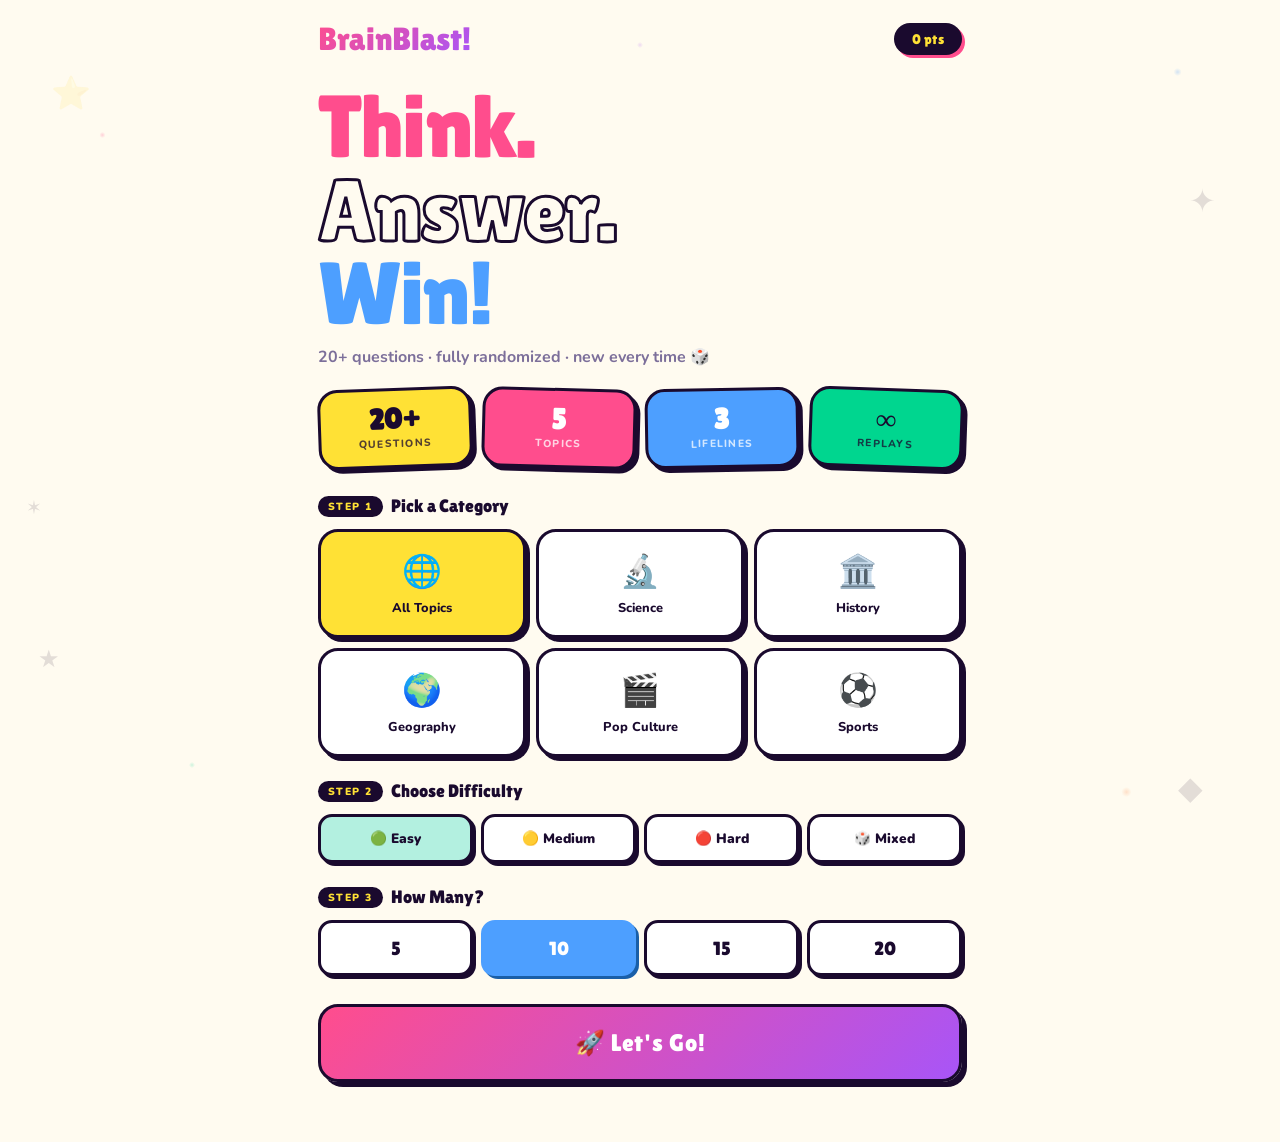
<file: index.html>
<!DOCTYPE html>
<html lang="en">
<head>
<meta charset="UTF-8">
<meta name="viewport" content="width=device-width, initial-scale=1.0">
<title>BrainBlast!</title>
<link href="https://fonts.googleapis.com/css2?family=Lilita+One&family=Nunito:wght@400;600;700;800;900&display=swap" rel="stylesheet">
<style>
*{margin:0;padding:0;box-sizing:border-box;}

:root{
  --y:#FFE135;--p:#FF4D8D;--b:#4D9FFF;--g:#00D68F;--o:#FF7A2F;--v:#A855F7;
  --ink:#1A0A2E;--paper:#FFFBF0;
}

body{
  font-family:'Nunito',sans-serif;
  background:var(--paper);
  color:var(--ink);
  min-height:100vh;
  overflow-x:hidden;
}

/* ── DOODLE BG ── */
body::before{
  content:'';
  position:fixed;inset:0;z-index:0;pointer-events:none;
  background-image:
    radial-gradient(circle 3px at 8% 15%, rgba(255,77,141,.25) 0%,transparent 100%),
    radial-gradient(circle 4px at 92% 8%, rgba(77,159,255,.25) 0%,transparent 100%),
    radial-gradient(circle 3px at 15% 85%, rgba(0,214,143,.2) 0%,transparent 100%),
    radial-gradient(circle 5px at 88% 88%, rgba(255,122,47,.2) 0%,transparent 100%),
    radial-gradient(circle 3px at 50% 5%, rgba(168,85,247,.2) 0%,transparent 100%);
  background-repeat:no-repeat;
}

/* floating deco stars */
.deco{position:fixed;pointer-events:none;z-index:0;font-size:2rem;opacity:.12;animation:spinFloat 20s linear infinite;}
.deco:nth-child(1){top:8%;left:4%;animation-duration:18s;}
.deco:nth-child(2){top:20%;right:5%;animation-duration:22s;animation-direction:reverse;}
.deco:nth-child(3){bottom:25%;left:3%;animation-duration:16s;font-size:1.5rem;}
.deco:nth-child(4){bottom:10%;right:6%;animation-duration:24s;}
.deco:nth-child(5){top:55%;left:2%;font-size:1.2rem;animation-duration:14s;animation-direction:reverse;}
@keyframes spinFloat{
  0%{transform:rotate(0deg) translateY(0);}
  50%{transform:rotate(180deg) translateY(-20px);}
  100%{transform:rotate(360deg) translateY(0);}
}

/* ── WRAP ── */
.wrap{
  position:relative;z-index:2;
  max-width:680px;margin:0 auto;
  padding:20px 18px 60px;
}

/* ── SCREENS ── */
.screen{display:none;flex-direction:column;}
.screen.active{display:flex;animation:popIn .5s cubic-bezier(.34,1.56,.64,1);}
@keyframes popIn{from{opacity:0;transform:scale(.95) translateY(16px)}to{opacity:1;transform:scale(1) translateY(0)}}

/* ════════════════════════════════════
   HOME SCREEN
════════════════════════════════════ */

/* TOP NAV */
.topbar{
  display:flex;align-items:center;justify-content:space-between;
  margin-bottom:28px;
}
.logo-txt{
  font-family:'Lilita One',cursive;font-size:2rem;letter-spacing:-.01em;
  background:linear-gradient(135deg,#FF4D8D,#A855F7);
  -webkit-background-clip:text;-webkit-text-fill-color:transparent;background-clip:text;
}
.pts-badge{
  font-family:'Lilita One',cursive;font-size:.9rem;
  background:var(--ink);color:var(--y);
  padding:8px 18px;border-radius:999px;
  letter-spacing:.02em;
  box-shadow:3px 3px 0 var(--p);
}

/* TITLE BLOCK */
.title-block{margin-bottom:20px;}
.big-label{
  font-family:'Lilita One',cursive;
  font-size:clamp(3rem,10vw,5.5rem);
  line-height:.95;letter-spacing:-.02em;
  display:block;
}
.big-label .w1{color:var(--p);}
.big-label .w2{
  color:var(--ink);
  -webkit-text-stroke:3px var(--ink);
  color:transparent;
}
.big-label .w3{color:var(--b);}
.tagline{
  font-size:1rem;font-weight:700;color:var(--soft,#7c6f9a);
  margin-top:10px;
}

/* STAT STICKERS — different colors/rotations */
.stickers{
  display:flex;gap:10px;flex-wrap:wrap;
  margin-bottom:28px;
}
.sticker{
  display:flex;flex-direction:column;align-items:center;
  padding:14px 20px;border-radius:20px;
  border:3px solid var(--ink);
  transform-origin:center;
  font-weight:800;
  box-shadow:4px 4px 0 var(--ink);
  transition:transform .2s,box-shadow .2s;
  cursor:default;flex:1;min-width:100px;
}
.sticker:hover{transform:translateY(-4px) rotate(0deg)!important;box-shadow:4px 8px 0 var(--ink);}
.sticker:nth-child(1){background:var(--y);transform:rotate(-2deg);}
.sticker:nth-child(2){background:var(--p);color:#fff;transform:rotate(1.5deg);}
.sticker:nth-child(3){background:var(--b);color:#fff;transform:rotate(-1deg);}
.sticker:nth-child(4){background:var(--g);transform:rotate(2deg);}
.sticker .sval{font-family:'Lilita One',cursive;font-size:1.8rem;line-height:1;}
.sticker .slbl{font-size:.65rem;text-transform:uppercase;letter-spacing:.12em;opacity:.75;margin-top:2px;}

/* SECTION HEADERS */
.sec-hd{
  font-family:'Lilita One',cursive;font-size:1.1rem;
  color:var(--ink);margin-bottom:12px;
  display:flex;align-items:center;gap:8px;
}
.sec-hd .pill-hd{
  font-family:'Nunito',sans-serif;font-size:.65rem;font-weight:900;
  text-transform:uppercase;letter-spacing:.14em;
  background:var(--ink);color:var(--y);
  padding:3px 10px;border-radius:999px;
}

/* CATEGORY GRID — alternating colors */
.cat-grid{
  display:grid;
  grid-template-columns:repeat(3,1fr);
  gap:10px;margin-bottom:24px;
}
@media(max-width:420px){.cat-grid{grid-template-columns:repeat(2,1fr);}}

.cat-tile{
  border:3px solid var(--ink);border-radius:20px;
  padding:18px 8px;text-align:center;
  cursor:pointer;transition:all .18s;
  box-shadow:4px 4px 0 var(--ink);
  background:#fff;
  font-family:'Nunito',sans-serif;
}
.cat-tile:hover{transform:translate(-2px,-2px);box-shadow:6px 6px 0 var(--ink);}
.cat-tile:active{transform:translate(2px,2px);box-shadow:2px 2px 0 var(--ink);}
.cat-tile .ct-icon{font-size:2rem;display:block;margin-bottom:6px;}
.cat-tile .ct-name{font-size:.8rem;font-weight:800;color:var(--ink);}

/* active colors per cat */
.cat-tile.active[data-cat="all"]       {background:var(--y);}
.cat-tile.active[data-cat="science"]   {background:#b3f0e0;border-color:var(--g);}
.cat-tile.active[data-cat="history"]   {background:#ffd6a5;}
.cat-tile.active[data-cat="geography"] {background:#a8d8ff;border-color:var(--b);}
.cat-tile.active[data-cat="popculture"]{background:#ffb3d1;border-color:var(--p);}
.cat-tile.active[data-cat="sports"]    {background:#c8b3ff;border-color:var(--v);}

/* DIFFICULTY ROW */
.diff-row{display:flex;gap:8px;margin-bottom:24px;flex-wrap:wrap;}
.diff-btn{
  flex:1;min-width:70px;padding:12px 10px;
  border:3px solid var(--ink);border-radius:14px;
  font-family:'Nunito',sans-serif;font-weight:900;font-size:.85rem;
  cursor:pointer;text-align:center;
  box-shadow:3px 3px 0 var(--ink);
  background:#fff;color:var(--ink);transition:all .15s;
}
.diff-btn:hover{transform:translate(-2px,-2px);box-shadow:5px 5px 0 var(--ink);}
.diff-btn.ae{background:#b3f0e0;}
.diff-btn.am{background:#FFE135;}
.diff-btn.ah{background:#ffb3b3;}
.diff-btn.ax{background:#d9b3ff;}

/* Q COUNT */
.qnum-row{display:flex;gap:8px;margin-bottom:28px;}
.qnum{
  flex:1;padding:14px 10px;
  border:3px solid var(--ink);border-radius:14px;
  font-family:'Lilita One',cursive;font-size:1.2rem;
  cursor:pointer;text-align:center;
  box-shadow:3px 3px 0 var(--ink);
  background:#fff;color:var(--ink);transition:all .15s;
}
.qnum:hover{transform:translate(-2px,-2px);box-shadow:5px 5px 0 var(--ink);}
.qnum.aq{background:var(--b);color:#fff;border-color:var(--b);box-shadow:3px 3px 0 #1a5fa8;}

/* BIG LAUNCH BTN */
.btn-launch{
  width:100%;padding:22px;
  background:linear-gradient(135deg,#FF4D8D,#A855F7);
  color:#fff;border:3px solid var(--ink);border-radius:20px;
  font-family:'Lilita One',cursive;font-size:1.5rem;letter-spacing:.03em;
  cursor:pointer;transition:all .2s;
  box-shadow:5px 5px 0 var(--ink);
  display:flex;align-items:center;justify-content:center;gap:12px;
}
.btn-launch:hover{transform:translate(-3px,-3px);box-shadow:8px 8px 0 var(--ink);}
.btn-launch:active{transform:translate(2px,2px);box-shadow:2px 2px 0 var(--ink);}

/* ════════════════════════════════════
   QUIZ SCREEN
════════════════════════════════════ */

/* HUD — 3 separate fun tiles */
.hud{display:grid;grid-template-columns:1fr 1fr 1fr;gap:10px;margin-bottom:20px;}
.hud-tile{
  border:3px solid var(--ink);border-radius:16px;
  padding:12px 8px;text-align:center;
  box-shadow:3px 3px 0 var(--ink);
}
.hud-tile:nth-child(1){background:var(--b);color:#fff;}
.hud-tile:nth-child(2){background:var(--p);color:#fff;}
.hud-tile:nth-child(3){background:var(--g);}
.hud-v{font-family:'Lilita One',cursive;font-size:1.6rem;display:block;line-height:1;}
.hud-l{font-size:.6rem;font-weight:800;text-transform:uppercase;letter-spacing:.1em;opacity:.8;margin-top:2px;}
#hv-t{color:#fff;}#hv-t.d{color:var(--y);animation:blink .4s infinite alternate;}
@keyframes blink{from{opacity:1}to{opacity:.3}}

/* PROGRESS */
.prog-wrap{
  background:#e8e0ff;border:3px solid var(--ink);border-radius:999px;
  overflow:hidden;height:16px;margin-bottom:6px;
}
.prog-fill{
  height:100%;border-radius:999px;
  background:linear-gradient(90deg,#FF4D8D,#A855F7,#4D9FFF);
  background-size:200% 100%;animation:wave 2s linear infinite;
  transition:width .5s cubic-bezier(.34,1.56,.64,1);
}
@keyframes wave{0%{background-position:0%}100%{background-position:200%}}
.prog-info{display:flex;justify-content:space-between;font-size:.78rem;font-weight:800;color:#9580c0;margin-bottom:18px;}

/* CHIPS */
.q-chips{display:flex;gap:8px;margin-bottom:12px;flex-wrap:wrap;}
.chip{
  font-size:.68rem;font-weight:900;text-transform:uppercase;letter-spacing:.1em;
  padding:5px 14px;border-radius:999px;border:2px solid var(--ink);
}
.chip-cat{background:var(--y);}
.chip-easy{background:#b3f0e0;}
.chip-med{background:var(--y);}
.chip-hard{background:#ffb3b3;}

/* QUESTION — big yellow card with shadow */
.q-card{
  background:var(--y);
  border:3px solid var(--ink);border-radius:24px;
  padding:28px 26px;margin-bottom:16px;
  box-shadow:6px 6px 0 var(--ink);
  position:relative;
}
.q-card::after{
  content:'?';
  position:absolute;right:20px;bottom:14px;
  font-family:'Lilita One',cursive;font-size:4rem;
  opacity:.08;color:var(--ink);line-height:1;
  pointer-events:none;
}
.q-num{
  font-family:'Lilita One',cursive;font-size:.8rem;
  color:rgba(26,10,46,.4);margin-bottom:6px;
  text-transform:uppercase;letter-spacing:.1em;
}
.q-text{
  font-family:'Nunito',sans-serif;font-weight:900;
  font-size:clamp(1rem,2.5vw,1.2rem);line-height:1.5;
  color:var(--ink);
}

/* LIFELINES — fun row */
.lifelines{display:flex;gap:8px;margin-bottom:16px;flex-wrap:wrap;}
.ll{
  flex:1;min-width:80px;padding:9px 10px;
  border:2.5px solid var(--ink);border-radius:12px;
  font-family:'Nunito',sans-serif;font-weight:800;font-size:.78rem;
  background:#fff;color:var(--ink);cursor:pointer;
  box-shadow:3px 3px 0 var(--ink);
  display:flex;align-items:center;justify-content:center;gap:5px;
  transition:all .15s;
}
.ll:hover:not(:disabled){transform:translate(-2px,-2px);box-shadow:5px 5px 0 var(--ink);}
.ll:active:not(:disabled){transform:translate(1px,1px);box-shadow:1px 1px 0 var(--ink);}
.ll:disabled{opacity:.3;cursor:default;box-shadow:none;}

/* ANSWERS — 4 colored options */
.ans-grid{display:grid;grid-template-columns:1fr 1fr;gap:10px;margin-bottom:14px;}
@media(max-width:440px){.ans-grid{grid-template-columns:1fr;}}

.ans-btn{
  border:3px solid var(--ink);border-radius:18px;
  padding:18px 16px;cursor:pointer;
  font-family:'Nunito',sans-serif;font-weight:800;font-size:.9rem;
  line-height:1.35;text-align:left;
  display:flex;align-items:center;gap:14px;
  box-shadow:4px 4px 0 var(--ink);
  transition:all .15s;
  position:relative;overflow:hidden;
}
.ans-btn:hover:not(:disabled){transform:translate(-3px,-3px);box-shadow:7px 7px 0 var(--ink);}
.ans-btn:active:not(:disabled){transform:translate(1px,1px);box-shadow:2px 2px 0 var(--ink);}
.ans-btn:disabled{cursor:default;}

/* Each answer gets its own color */
.ans-btn:nth-child(1){background:#fff3b0;}
.ans-btn:nth-child(2){background:#ffd6e8;}
.ans-btn:nth-child(3){background:#c8f0ff;}
.ans-btn:nth-child(4){background:#d4f7e0;}

.ans-ltr{
  width:34px;height:34px;min-width:34px;border-radius:50%;
  border:2.5px solid var(--ink);
  display:flex;align-items:center;justify-content:center;
  font-family:'Lilita One',cursive;font-size:.85rem;
  background:#fff;flex-shrink:0;
  transition:all .15s;
}
.ans-btn.correct{
  background:#b3f0e0!important;
  border-color:#00a86b!important;
  box-shadow:4px 4px 0 #00a86b!important;
  animation:correctBounce .4s cubic-bezier(.34,1.56,.64,1);
}
.ans-btn.correct .ans-ltr{background:#00D68F;border-color:#00a86b;color:#fff;}
.ans-btn.wrong{
  background:#ffcdd2!important;
  border-color:#e53935!important;
  box-shadow:4px 4px 0 #e53935!important;
  animation:wrongShake .4s ease;
}
.ans-btn.wrong .ans-ltr{background:#ef4444;border-color:#e53935;color:#fff;}
@keyframes correctBounce{0%{transform:scale(1)}50%{transform:scale(1.06) translate(-3px,-3px)}100%{transform:scale(1)}}
@keyframes wrongShake{0%,100%{transform:translateX(0)}25%{transform:translateX(-8px)}75%{transform:translateX(8px)}}

/* FEEDBACK */
.fb{
  border-radius:16px;padding:14px 18px;
  display:none;align-items:center;gap:12px;
  border:2.5px solid;margin-bottom:12px;
}
.fb.show{display:flex;animation:popIn .3s ease;}
.fb.ok{background:#d4f7e0;border-color:#00a86b;}
.fb.bad{background:#ffcdd2;border-color:#e53935;}
.fb-icon{font-size:1.5rem;}
.fb-txt{font-size:.86rem;font-weight:700;line-height:1.45;flex:1;color:var(--ink);}
.fb-txt em{font-style:normal;color:#555;}
.fb-pts{
  font-family:'Lilita One',cursive;font-size:.95rem;
  padding:6px 16px;border-radius:999px;
  background:var(--ink);color:var(--y);
  white-space:nowrap;
}

/* NEXT BTN */
.btn-next{
  align-self:flex-end;
  background:var(--ink);color:var(--y);
  font-family:'Lilita One',cursive;font-size:1rem;
  padding:14px 32px;border-radius:999px;border:none;cursor:pointer;
  display:none;align-items:center;gap:8px;
  box-shadow:3px 3px 0 var(--p);transition:all .15s;
}
.btn-next.show{display:flex;animation:popIn .3s ease;}
.btn-next:hover{transform:translate(-2px,-2px);box-shadow:5px 5px 0 var(--p);}

/* ════════════════════════════════════
   STREAK POPUP
════════════════════════════════════ */
.s-overlay{position:fixed;inset:0;background:rgba(26,10,46,.55);backdrop-filter:blur(6px);z-index:100;display:none;}
.s-overlay.show{display:block;}
.s-popup{
  position:fixed;top:50%;left:50%;
  transform:translate(-50%,-50%) scale(0);
  background:var(--y);border:4px solid var(--ink);
  border-radius:32px;padding:36px 52px;text-align:center;z-index:200;
  box-shadow:8px 8px 0 var(--ink);
  transition:transform .4s cubic-bezier(.34,1.56,.64,1);pointer-events:none;
}
.s-popup.show{transform:translate(-50%,-50%) scale(1);}
.sp-em{font-size:4rem;display:block;margin-bottom:6px;}
.sp-t{font-family:'Lilita One',cursive;font-size:2rem;color:var(--p);}
.sp-s{font-size:.9rem;font-weight:700;color:var(--ink);opacity:.7;margin-top:4px;}

/* ════════════════════════════════════
   RESULTS SCREEN
════════════════════════════════════ */

/* SCORE HERO — big stacked text */
.r-hero{
  text-align:center;margin-bottom:24px;
  padding:36px 24px;
  background:linear-gradient(160deg,#FF4D8D 0%,#A855F7 60%,#4D9FFF 100%);
  border:4px solid var(--ink);border-radius:28px;
  box-shadow:7px 7px 0 var(--ink);position:relative;overflow:hidden;
}
.r-hero::before{
  content:'🎉';
  position:absolute;font-size:8rem;opacity:.08;
  top:-10px;right:-10px;transform:rotate(20deg);
}
.r-grade{font-size:5rem;display:block;margin-bottom:4px;}
.r-title{
  font-family:'Lilita One',cursive;
  font-size:clamp(1.8rem,5vw,2.5rem);
  color:#fff;letter-spacing:-.02em;
}
.r-sub{color:rgba(255,255,255,.75);font-size:.9rem;font-weight:700;margin-top:6px;}
.r-pts-wrap{
  margin-top:16px;display:inline-block;
  background:var(--y);border:3px solid var(--ink);border-radius:16px;
  padding:10px 28px;box-shadow:4px 4px 0 var(--ink);
}
.r-pts{font-family:'Lilita One',cursive;font-size:2.8rem;color:var(--ink);display:block;line-height:1;}
.r-pts-l{font-size:.7rem;font-weight:900;text-transform:uppercase;letter-spacing:.1em;color:rgba(26,10,46,.5);}

/* STAT ROW — 3 colored stickers */
.r-stat-row{display:flex;gap:10px;margin-bottom:20px;}
.r-stat{
  flex:1;border:3px solid var(--ink);border-radius:18px;
  padding:16px 8px;text-align:center;
  box-shadow:4px 4px 0 var(--ink);
}
.r-stat:nth-child(1){background:var(--g);}
.r-stat:nth-child(2){background:var(--p);color:#fff;}
.r-stat:nth-child(3){background:var(--b);color:#fff;}
.r-sv{font-family:'Lilita One',cursive;font-size:1.8rem;display:block;line-height:1;}
.r-sl{font-size:.62rem;font-weight:900;text-transform:uppercase;letter-spacing:.1em;opacity:.75;margin-top:3px;}

/* ACHIEVEMENTS */
.ach-block{
  background:#fff3b0;border:3px solid var(--ink);border-radius:24px;
  padding:22px;box-shadow:5px 5px 0 var(--ink);margin-bottom:16px;
}
.ach-title{font-family:'Lilita One',cursive;font-size:1.1rem;margin-bottom:14px;color:var(--ink);}
.ach-row{display:flex;gap:10px;flex-wrap:wrap;}
.ach-pill{
  display:flex;align-items:center;gap:7px;
  padding:8px 16px;border-radius:999px;
  border:2.5px solid var(--ink);
  font-weight:800;font-size:.8rem;
  opacity:.28;transition:all .4s;
  background:#fff;
}
.ach-pill.on{
  opacity:1;
  background:var(--y);
  box-shadow:3px 3px 0 var(--ink);
  animation:achievePop .5s cubic-bezier(.34,1.56,.64,1);
}
@keyframes achievePop{from{transform:scale(0)}to{transform:scale(1)}}
.a-ico{font-size:1rem;}

/* REVIEW */
.review-block{
  background:#fff;border:3px solid var(--ink);border-radius:24px;
  padding:22px;box-shadow:5px 5px 0 var(--ink);margin-bottom:20px;
}
.review-title{font-family:'Lilita One',cursive;font-size:1.1rem;margin-bottom:14px;}
.r-item{padding:12px 0;border-bottom:2px dashed rgba(26,10,46,.1);}
.r-item:last-child{border-bottom:none;}
.rq{font-size:.86rem;font-weight:800;margin-bottom:6px;}
.rtw{display:flex;gap:8px;flex-wrap:wrap;}
.rt{
  font-size:.72rem;font-weight:800;padding:4px 14px;border-radius:999px;
  border:2px solid var(--ink);
}
.rt.ok{background:#b3f0e0;}
.rt.bad{background:#ffcdd2;}
.rt.ans{background:#c8f0ff;}

/* RESULT ACTIONS */
.r-actions{display:flex;gap:12px;}
.btn-home{
  padding:16px 24px;border-radius:14px;
  border:3px solid var(--ink);background:#fff;
  font-family:'Lilita One',cursive;font-size:1rem;
  cursor:pointer;box-shadow:4px 4px 0 var(--ink);transition:all .15s;color:var(--ink);
}
.btn-home:hover{transform:translate(-2px,-2px);box-shadow:6px 6px 0 var(--ink);}

/* CONFETTI */
#cc{position:fixed;inset:0;pointer-events:none;z-index:400;}
</style>
</head>
<body>

<!-- Floating deco emojis -->
<div class="deco">⭐</div>
<div class="deco">✦</div>
<div class="deco">★</div>
<div class="deco">◆</div>
<div class="deco">✶</div>

<canvas id="cc"></canvas>
<div class="s-overlay" id="s-overlay"></div>
<div class="s-popup" id="s-popup">
  <span class="sp-em" id="sp-em">🔥</span>
  <div class="sp-t" id="sp-t">3× Streak!</div>
  <div class="sp-s" id="sp-s">Keep it up!</div>
</div>

<div class="wrap">

  <!-- ══════ HOME ══════ -->
  <div class="screen active" id="scr-home">

    <div class="topbar">
      <div class="logo-txt">BrainBlast!</div>
      <div class="pts-badge" id="pts-badge">0 pts</div>
    </div>

    <div class="title-block">
      <span class="big-label">
        <span class="w1">Think.</span><br>
        <span class="w2">Answer.</span><br>
        <span class="w3">Win!</span>
      </span>
      <p class="tagline">20+ questions · fully randomized · new every time 🎲</p>
    </div>

    <div class="stickers">
      <div class="sticker"><span class="sval">20+</span><span class="slbl">Questions</span></div>
      <div class="sticker"><span class="sval">5</span><span class="slbl">Topics</span></div>
      <div class="sticker"><span class="sval">3</span><span class="slbl">Lifelines</span></div>
      <div class="sticker"><span class="sval">∞</span><span class="slbl">Replays</span></div>
    </div>

    <div class="sec-hd"><span class="pill-hd">Step 1</span> Pick a Category</div>
    <div class="cat-grid">
      <button class="cat-tile active" data-cat="all"        onclick="sCat(this,'all')">        <span class="ct-icon">🌐</span><span class="ct-name">All Topics</span></button>
      <button class="cat-tile"        data-cat="science"    onclick="sCat(this,'science')">    <span class="ct-icon">🔬</span><span class="ct-name">Science</span></button>
      <button class="cat-tile"        data-cat="history"    onclick="sCat(this,'history')">    <span class="ct-icon">🏛️</span><span class="ct-name">History</span></button>
      <button class="cat-tile"        data-cat="geography"  onclick="sCat(this,'geography')">  <span class="ct-icon">🌍</span><span class="ct-name">Geography</span></button>
      <button class="cat-tile"        data-cat="popculture" onclick="sCat(this,'popculture')"> <span class="ct-icon">🎬</span><span class="ct-name">Pop Culture</span></button>
      <button class="cat-tile"        data-cat="sports"     onclick="sCat(this,'sports')">     <span class="ct-icon">⚽</span><span class="ct-name">Sports</span></button>
    </div>

    <div class="sec-hd"><span class="pill-hd">Step 2</span> Choose Difficulty</div>
    <div class="diff-row">
      <button class="diff-btn ae" data-d="easy"   onclick="sDiff(this,'easy')">🟢 Easy</button>
      <button class="diff-btn"    data-d="medium" onclick="sDiff(this,'medium')">🟡 Medium</button>
      <button class="diff-btn"    data-d="hard"   onclick="sDiff(this,'hard')">🔴 Hard</button>
      <button class="diff-btn"    data-d="mixed"  onclick="sDiff(this,'mixed')">🎲 Mixed</button>
    </div>

    <div class="sec-hd"><span class="pill-hd">Step 3</span> How Many?</div>
    <div class="qnum-row">
      <button class="qnum"    data-q="5"  onclick="sQ(this,5)">5</button>
      <button class="qnum aq" data-q="10" onclick="sQ(this,10)">10</button>
      <button class="qnum"    data-q="15" onclick="sQ(this,15)">15</button>
      <button class="qnum"    data-q="20" onclick="sQ(this,20)">20</button>
    </div>

    <button class="btn-launch" onclick="startQuiz()">🚀 Let's Go!</button>
  </div>

  <!-- ══════ QUIZ ══════ -->
  <div class="screen" id="scr-quiz">

    <div class="hud">
      <div class="hud-tile"><span class="hud-v" id="hv-t">30</span><span class="hud-l">⏱ Time</span></div>
      <div class="hud-tile"><span class="hud-v" id="hv-s">0🔥</span><span class="hud-l">Streak</span></div>
      <div class="hud-tile"><span class="hud-v" id="hv-sc">0</span><span class="hud-l">⭐ Score</span></div>
    </div>

    <div class="prog-wrap"><div class="prog-fill" id="prog-fill" style="width:0%"></div></div>
    <div class="prog-info"><span id="q-ctr">Q 1 of 10</span><span id="q-pct">0%</span></div>

    <div class="q-chips">
      <div class="chip chip-cat"  id="q-cat-c"></div>
      <div class="chip chip-easy" id="q-diff-c"></div>
    </div>

    <div class="q-card">
      <div class="q-num" id="q-num">Question 1</div>
      <div class="q-text" id="q-text"></div>
    </div>

    <div class="lifelines">
      <button class="ll" id="ll-5050" onclick="useLL('5050')">🎯 50/50</button>
      <button class="ll" id="ll-skip"  onclick="useLL('skip')">⏭ Skip</button>
      <button class="ll" id="ll-hint"  onclick="useLL('hint')">💡 Hint</button>
    </div>

    <div class="ans-grid" id="ans-grid"></div>

    <div class="fb" id="fb">
      <span class="fb-icon" id="fb-icon"></span>
      <div  class="fb-txt"  id="fb-txt"></div>
      <div  class="fb-pts"  id="fb-pts" style="display:none"></div>
    </div>

    <button class="btn-next" id="btn-next" onclick="nextQ()">Next →</button>
  </div>

  <!-- ══════ RESULTS ══════ -->
  <div class="screen" id="scr-results">

    <div class="r-hero">
      <span class="r-grade" id="r-grade">🏆</span>
      <div class="r-title"  id="r-title">Excellent!</div>
      <div class="r-sub"    id="r-sub"></div>
      <div class="r-pts-wrap">
        <span class="r-pts" id="r-pts">0</span>
        <span class="r-pts-l">total points</span>
      </div>
    </div>

    <div class="r-stat-row">
      <div class="r-stat"><span class="r-sv" id="rs-c">0</span><span class="r-sl">Correct</span></div>
      <div class="r-stat"><span class="r-sv" id="rs-s">0</span><span class="r-sl">Best Streak</span></div>
      <div class="r-stat"><span class="r-sv" id="rs-t">0s</span><span class="r-sl">Avg Time</span></div>
    </div>

    <div class="ach-block">
      <div class="ach-title">🏅 Achievements</div>
      <div class="ach-row" id="ach-row"></div>
    </div>

    <div class="review-block">
      <div class="review-title">📋 Question Review</div>
      <div id="review-list"></div>
    </div>

    <div class="r-actions">
      <button class="btn-home" onclick="goHome()">🏠 Home</button>
      <button class="btn-launch" onclick="restartQuiz()" style="flex:1">🔄 Play Again</button>
    </div>
  </div>

</div><!-- /wrap -->

<script>
const QB=[
  {cat:'science',diff:'easy',time:30,q:"What planet is called the Red Planet?",opts:["Mars","Venus","Jupiter","Saturn"],ans:0,hint:"4th from the Sun.",exp:"Mars looks red due to iron oxide on its surface."},
  {cat:'science',diff:'easy',time:30,q:"What gas do plants absorb to make food?",opts:["Oxygen","CO₂","Nitrogen","Hydrogen"],ans:1,hint:"We exhale this.",exp:"Plants absorb CO₂ and release oxygen via photosynthesis."},
  {cat:'science',diff:'medium',time:25,q:"Approximately how fast does light travel?",opts:["300,000 km/s","150,000 km/s","450,000 km/s","3,000 km/s"],ans:0,hint:"~3 × 10⁸ m/s.",exp:"Speed of light in vacuum is ~299,792,458 m/s."},
  {cat:'science',diff:'medium',time:25,q:"What is the chemical symbol for Gold?",opts:["Gd","Gl","Au","Ag"],ans:2,hint:"From Latin 'Aurum'.",exp:"Au comes from the Latin word Aurum."},
  {cat:'science',diff:'hard',time:20,q:"Which sub-atomic particle has no electric charge?",opts:["Proton","Electron","Neutron","Positron"],ans:2,hint:"Hints at neutrality.",exp:"Neutrons are neutral particles in the nucleus."},
  {cat:'science',diff:'hard',time:20,q:"What organelle is the powerhouse of the cell?",opts:["Nucleus","Ribosome","Mitochondria","Golgi body"],ans:2,hint:"Produces ATP.",exp:"Mitochondria generate ATP through cellular respiration."},
  {cat:'history',diff:'easy',time:30,q:"Who was the 1st President of the United States?",opts:["Abraham Lincoln","George Washington","Thomas Jefferson","Ben Franklin"],ans:1,hint:"On the $1 bill.",exp:"Washington served 1789–1797."},
  {cat:'history',diff:'easy',time:30,q:"In which year did World War II end?",opts:["1943","1944","1945","1946"],ans:2,hint:"Year after D-Day.",exp:"WWII ended 1945 — V-E Day May, V-J Day August."},
  {cat:'history',diff:'medium',time:25,q:"Which ancient wonder stood in Alexandria, Egypt?",opts:["Colossus of Rhodes","Lighthouse of Alexandria","Temple of Artemis","Hanging Gardens"],ans:1,hint:"Guided sailors for centuries.",exp:"The Pharos lighthouse was one of the Seven Wonders."},
  {cat:'history',diff:'medium',time:25,q:"The French Revolution began in which year?",opts:["1776","1789","1799","1804"],ans:1,hint:"Same year as Washington.",exp:"French Revolution began 1789 with the storming of the Bastille."},
  {cat:'history',diff:'hard',time:20,q:"Which empire was called 'the empire on which the sun never sets'?",opts:["Roman","Ottoman","British","Mongol"],ans:2,hint:"Queen Victoria ruled it.",exp:"The British Empire covered ~24% of Earth's land area."},
  {cat:'geography',diff:'easy',time:30,q:"What is the capital of Australia?",opts:["Sydney","Melbourne","Canberra","Brisbane"],ans:2,hint:"Not the biggest city!",exp:"Canberra became capital as a compromise between Sydney & Melbourne."},
  {cat:'geography',diff:'easy',time:30,q:"Which is the longest river in the world?",opts:["Amazon","Nile","Yangtze","Mississippi"],ans:1,hint:"Flows through Egypt.",exp:"The Nile stretches ~6,650 km through northeastern Africa."},
  {cat:'geography',diff:'medium',time:25,q:"How many countries are in Africa?",opts:["48","54","62","50"],ans:1,hint:"More than 50.",exp:"Africa has 54 sovereign countries."},
  {cat:'geography',diff:'medium',time:25,q:"Which country has the most natural lakes?",opts:["USA","Russia","Brazil","Canada"],ans:3,hint:"Also has the most fresh water.",exp:"Canada has over 879,000 lakes."},
  {cat:'geography',diff:'hard',time:20,q:"The Strait of Malacca separates which two landmasses?",opts:["Java & Bali","Malay Peninsula & Sumatra","India & Sri Lanka","Borneo & Philippines"],ans:1,hint:"Busiest shipping lane.",exp:"The strait lies between the Malay Peninsula and Sumatra."},
  {cat:'popculture',diff:'easy',time:30,q:"Which band performed 'Bohemian Rhapsody'?",opts:["The Beatles","Led Zeppelin","Queen","Pink Floyd"],ans:2,hint:"Freddie Mercury sang it.",exp:"Queen released it in 1975 on 'A Night at the Opera'."},
  {cat:'popculture',diff:'easy',time:30,q:"What is the highest-grossing film franchise of all time?",opts:["Star Wars","MCU","Harry Potter","James Bond"],ans:1,hint:"Started with Iron Man, 2008.",exp:"The MCU has grossed over $29 billion worldwide."},
  {cat:'popculture',diff:'medium',time:25,q:"In which year was the first iPhone released?",opts:["2005","2006","2007","2008"],ans:2,hint:"Steve Jobs unveiled it at Macworld.",exp:"Apple's first iPhone was announced January 9, 2007."},
  {cat:'popculture',diff:'medium',time:25,q:"Which TV series is set in the fictional continent of Westeros?",opts:["The Witcher","Lord of the Rings","Game of Thrones","House of the Dragon"],ans:2,hint:"'Winter is coming.'",exp:"Game of Thrones (HBO) aired 2011–2019."},
  {cat:'popculture',diff:'hard',time:20,q:"What year was the first Harry Potter book published?",opts:["1995","1996","1997","1998"],ans:2,hint:"JK Rowling's debut.",exp:"Harry Potter and the Philosopher's Stone — June 1997."},
  {cat:'sports',diff:'easy',time:30,q:"How many players on a standard football (soccer) team?",opts:["9","10","11","12"],ans:2,hint:"Includes the goalkeeper.",exp:"Each team fields 11 players including the goalkeeper."},
  {cat:'sports',diff:'easy',time:30,q:"Which country invented cricket?",opts:["India","Australia","South Africa","England"],ans:3,hint:"Formalised in the 18th century.",exp:"Cricket originated in south-east England."},
  {cat:'sports',diff:'medium',time:25,q:"How many Grand Slam tournaments are there in tennis?",opts:["2","3","4","5"],ans:2,hint:"Australian, French, Wimbledon + one more.",exp:"Australian Open, French Open, Wimbledon, US Open."},
  {cat:'sports',diff:'medium',time:25,q:"In which city were the 2020 Summer Olympics held?",opts:["Paris","Los Angeles","Tokyo","Sydney"],ans:2,hint:"Delayed by COVID-19.",exp:"The 2020 Tokyo Olympics were held in 2021."},
  {cat:'sports',diff:'hard',time:20,q:"Who holds the record for most Olympic gold medals?",opts:["Carl Lewis","Mark Spitz","Michael Phelps","Usain Bolt"],ans:2,hint:"An American swimmer.",exp:"Michael Phelps has 23 Olympic gold medals."},
];

const ACHS=[
  {id:'perfect',ico:'💯',name:'Perfect!',    check:(s,t)=>s.score>=t*100},
  {id:'speed',  ico:'⚡',name:'Speedster',   check:(s,t,avg)=>avg<8},
  {id:'fire',   ico:'🔥',name:'On Fire',     check:s=>s.best>=5},
  {id:'noll',   ico:'🧠',name:'No Lifelines',check:s=>!s.ll5050&&!s.llskip&&!s.llhint},
  {id:'sharp',  ico:'🎯',name:'Sharp Start', check:s=>s.rev.length>0&&s.rev[0].ok},
  {id:'scholar',ico:'📚',name:'Scholar',     check:(s,t)=>t>=10},
];

let G={cat:'all',diff:'easy',qcount:10};
const $=id=>document.getElementById(id);
const shuf=a=>{const r=[...a];for(let i=r.length-1;i>0;i--){const j=~~(Math.random()*(i+1));[r[i],r[j]]=[r[j],r[i]];}return r;};
const show=id=>{document.querySelectorAll('.screen').forEach(s=>s.classList.remove('active'));$(id).classList.add('active');window.scrollTo(0,0);};

function sCat(el,v){document.querySelectorAll('.cat-tile').forEach(b=>b.classList.remove('active'));el.classList.add('active');G.cat=v;}
function sDiff(el,v){document.querySelectorAll('.diff-btn').forEach(b=>b.className='diff-btn');const m={easy:'ae',medium:'am',hard:'ah',mixed:'ax'};el.classList.add(m[v]);G.diff=v;}
function sQ(el,n){document.querySelectorAll('.qnum').forEach(b=>b.classList.remove('aq'));el.classList.add('aq');G.qcount=n;}

function startQuiz(){
  let pool=[...QB];
  if(G.cat!=='all') pool=pool.filter(q=>q.cat===G.cat);
  if(G.diff!=='mixed') pool=pool.filter(q=>q.diff===G.diff);
  if(pool.length<3) pool=[...QB].filter(q=>G.cat!=='all'?q.cat===G.cat:true);
  if(!pool.length) pool=[...QB];
  pool=shuf(pool);
  G={...G,qs:pool.slice(0,Math.min(G.qcount,pool.length)),i:0,score:0,streak:0,best:0,answered:false,timer:null,tl:30,times:[],rev:[],ll5050:false,llskip:false,llhint:false};
  $('pts-badge').textContent='0 pts';
  ['ll-5050','ll-skip','ll-hint'].forEach(id=>{$(id).disabled=false;$(id).style.opacity='';});
  show('scr-quiz');renderQ();
}

function renderQ(){
  const q=G.qs[G.i],tot=G.qs.length;
  $('hv-s').textContent=G.streak+'🔥';
  $('hv-sc').textContent=G.score;
  $('pts-badge').textContent=G.score+' pts';
  const pct=Math.round((G.i/tot)*100);
  $('prog-fill').style.width=pct+'%';
  $('q-ctr').textContent='Q '+(G.i+1)+' of '+tot;
  $('q-pct').textContent=pct+'%';
  $('q-num').textContent='Question '+(G.i+1);
  const cm={science:'Science',history:'History',geography:'Geography',popculture:'Pop Culture',sports:'Sports'};
  $('q-cat-c').textContent=cm[q.cat]||q.cat;
  const dc=$('q-diff-c');
  dc.textContent=q.diff[0].toUpperCase()+q.diff.slice(1);
  dc.className='chip '+(q.diff==='easy'?'chip-easy':q.diff==='medium'?'chip-med':'chip-hard');
  $('q-text').textContent=q.q;
  $('fb').className='fb';
  $('btn-next').className='btn-next';
  G.answered=false;

  const lets=['A','B','C','D'];
  const idxs=shuf([0,1,2,3].slice(0,q.opts.length));
  const grid=$('ans-grid');grid.innerHTML='';
  idxs.forEach((orig,pos)=>{
    const btn=document.createElement('button');
    btn.className='ans-btn';btn.dataset.orig=orig;
    btn.innerHTML=`<span class="ans-ltr">${lets[pos]}</span><span>${q.opts[orig]}</span>`;
    btn.onclick=()=>pick(btn,orig);
    grid.appendChild(btn);
  });

  startTimer(q.time||30);
  if(!G.ll5050)$('ll-5050').disabled=false;
  if(!G.llskip)$('ll-skip').disabled=false;
  if(!G.llhint)$('ll-hint').disabled=false;
}

function startTimer(s){
  clearInterval(G.timer);G.tl=s;
  const el=$('hv-t');el.textContent=s;el.className='hud-v';
  G._ts=Date.now();
  G.timer=setInterval(()=>{
    G.tl--;el.textContent=G.tl;
    if(G.tl<=8)el.classList.add('d');
    if(G.tl<=0){clearInterval(G.timer);timeOut();}
  },1000);
}

function timeOut(){
  if(G.answered)return;G.answered=true;
  const q=G.qs[G.i];G.times.push(q.time||30);G.streak=0;
  $('hv-s').textContent='0🔥';
  document.querySelectorAll('.ans-btn').forEach(b=>{b.disabled=true;if(+b.dataset.orig===q.ans)b.classList.add('correct');});
  showFB(false,q,0);$('btn-next').classList.add('show');
  G.rev.push({q:q.q,ok:false,user:null,cor:q.opts[q.ans]});
}

function pick(btn,orig){
  if(G.answered)return;G.answered=true;clearInterval(G.timer);
  const q=G.qs[G.i];
  G.times.push(Math.round((Date.now()-G._ts)/1000));
  const ok=orig===q.ans;
  document.querySelectorAll('.ans-btn').forEach(b=>{b.disabled=true;if(+b.dataset.orig===q.ans)b.classList.add('correct');});
  if(!ok)btn.classList.add('wrong');
  let pts=0;
  if(ok){
    G.streak++;if(G.streak>G.best)G.best=G.streak;
    const base=q.diff==='hard'?150:q.diff==='medium'?100:75;
    const spd=Math.max(0,~~((G.tl/(q.time||30))*50));
    pts=base+spd+(G.streak>=3?(G.streak-2)*20:0);
    G.score+=pts;
    $('hv-sc').textContent=G.score;
    $('pts-badge').textContent=G.score+' pts';
    $('hv-s').textContent=G.streak+'🔥';
    if([3,5,7,10].includes(G.streak))streakPop(G.streak);
  }else{G.streak=0;$('hv-s').textContent='0🔥';}
  showFB(ok,q,pts);$('btn-next').classList.add('show');
  G.rev.push({q:q.q,ok,user:q.opts[orig],cor:q.opts[q.ans]});
}

function showFB(ok,q,pts){
  const fb=$('fb');
  fb.className='fb show '+(ok?'ok':'bad');
  $('fb-icon').textContent=ok?'✅':'❌';
  $('fb-txt').innerHTML=ok?`<strong>Correct!</strong> <em>${q.exp}</em>`:`<strong>Not quite!</strong> <em>${q.exp}</em>`;
  const p=$('fb-pts');
  if(ok&&pts>0){p.style.display='block';p.textContent='+'+pts;}else p.style.display='none';
}

function nextQ(){G.i++;if(G.i>=G.qs.length)showResults();else renderQ();}

function useLL(type){
  if(G.answered)return;
  const q=G.qs[G.i];
  if(type==='5050'){
    G.ll5050=true;$('ll-5050').disabled=true;
    let r=0;document.querySelectorAll('.ans-btn').forEach(b=>{if(r<2&&+b.dataset.orig!==q.ans){b.style.opacity='.15';b.disabled=true;r++;}});
  }
  if(type==='skip'){
    G.llskip=true;$('ll-skip').disabled=true;clearInterval(G.timer);
    G.answered=true;G.streak=0;G.times.push(0);$('hv-s').textContent='0🔥';
    G.rev.push({q:q.q,ok:false,user:'Skipped',cor:q.opts[q.ans]});
    $('btn-next').classList.add('show');
    const fb=$('fb');fb.className='fb show';
    $('fb-icon').textContent='⏭';
    $('fb-txt').innerHTML=`<strong>Skipped!</strong> <em>Answer: ${q.opts[q.ans]}</em>`;
    $('fb-pts').style.display='none';
  }
  if(type==='hint'){
    G.llhint=true;$('ll-hint').disabled=true;
    const fb=$('fb');fb.className='fb show';
    $('fb-icon').textContent='💡';
    $('fb-txt').innerHTML=`<strong>Hint:</strong> <em>${q.hint}</em>`;
    $('fb-pts').style.display='none';
  }
}

function streakPop(n){
  const m={3:['🔥','3× Streak!','You\'re heating up!'],5:['🌋','5× Streak!','Absolute fire!'],7:['⚡','7× Streak!','Unstoppable!'],10:['🏆','10× Streak!','LEGENDARY!']};
  const[e,t,s]=m[n]||['🔥',n+'× Streak!','Keep going!'];
  $('sp-em').textContent=e;$('sp-t').textContent=t;$('sp-s').textContent=s;
  $('s-popup').classList.add('show');$('s-overlay').classList.add('show');
  setTimeout(()=>{$('s-popup').classList.remove('show');$('s-overlay').classList.remove('show');},1900);
}

function showResults(){
  clearInterval(G.timer);
  const tot=G.qs.length,correct=G.rev.filter(r=>r.ok).length;
  const pct=Math.round((correct/tot)*100);
  const avg=G.times.length?Math.round(G.times.reduce((a,b)=>a+b,0)/G.times.length):0;
  const grades=[
    [100,'🏆','Perfect Score!','Every single one — you\'re a legend!'],
    [80, '🥇','Excellent!',    'Outstanding performance!'],
    [60, '🥈','Great Job!',    'Solid effort — keep pushing!'],
    [40, '🥉','Not Bad!',      'Decent start — review and retry!'],
    [0,  '📚','Keep Studying!','Every expert was once a beginner!'],
  ];
  const[,grade,title,sub]=grades.find(([min])=>pct>=min);
  $('r-grade').textContent=grade;$('r-title').textContent=title;$('r-sub').textContent=sub;
  $('r-pts').textContent=G.score;
  $('rs-c').textContent=correct+'/'+tot;
  $('rs-s').textContent=G.best;
  $('rs-t').textContent=avg+'s';

  const ar=$('ach-row');ar.innerHTML='';
  ACHS.forEach(a=>{
    const on=a.check(G,tot,avg);
    const d=document.createElement('div');
    d.className='ach-pill'+(on?' on':'');
    d.innerHTML=`<span class="a-ico">${a.ico}</span><span>${a.name}</span>`;
    ar.appendChild(d);
  });

  const rl=$('review-list');rl.innerHTML='';
  G.rev.forEach((r,i)=>{
    const d=document.createElement('div');d.className='r-item';
    d.innerHTML=`<div class="rq">Q${i+1}. ${r.q}</div><div class="rtw">${r.user?`<span class="rt ${r.ok?'ok':'bad'}">${r.user}</span>`:''}${!r.ok?`<span class="rt ans">✓ ${r.cor}</span>`:''}${r.ok?`<span class="rt ok">✓ Correct</span>`:''}</div>`;
    rl.appendChild(d);
  });
  show('scr-results');
  if(pct>=70)confetti();
}

function goHome(){clearInterval(G.timer);show('scr-home');}
function restartQuiz(){startQuiz();}

function confetti(){
  const cv=$('cc'),ctx=cv.getContext('2d');
  cv.width=window.innerWidth;cv.height=window.innerHeight;
  const cols=['#FF4D8D','#FFE135','#4D9FFF','#00D68F','#FF7A2F','#A855F7','#fff'];
  const ps=Array.from({length:150},()=>({
    x:Math.random()*cv.width,y:Math.random()*-cv.height,
    w:8+Math.random()*12,h:5+Math.random()*8,
    c:cols[~~(Math.random()*cols.length)],
    vx:(Math.random()-.5)*5,vy:2.5+Math.random()*4,
    r:Math.random()*360,rv:(Math.random()-.5)*8
  }));
  let f=0;const MAX=200;
  (function draw(){
    ctx.clearRect(0,0,cv.width,cv.height);
    ps.forEach(p=>{
      ctx.save();ctx.translate(p.x+p.w/2,p.y+p.h/2);ctx.rotate(p.r*Math.PI/180);
      ctx.fillStyle=p.c;ctx.globalAlpha=Math.max(0,1-f/MAX);
      ctx.fillRect(-p.w/2,-p.h/2,p.w,p.h);ctx.restore();
      p.x+=p.vx;p.y+=p.vy;p.r+=p.rv;
    });
    if(++f<MAX)requestAnimationFrame(draw);else ctx.clearRect(0,0,cv.width,cv.height);
  })();
}
</script>
</body>
</html>
</file>
